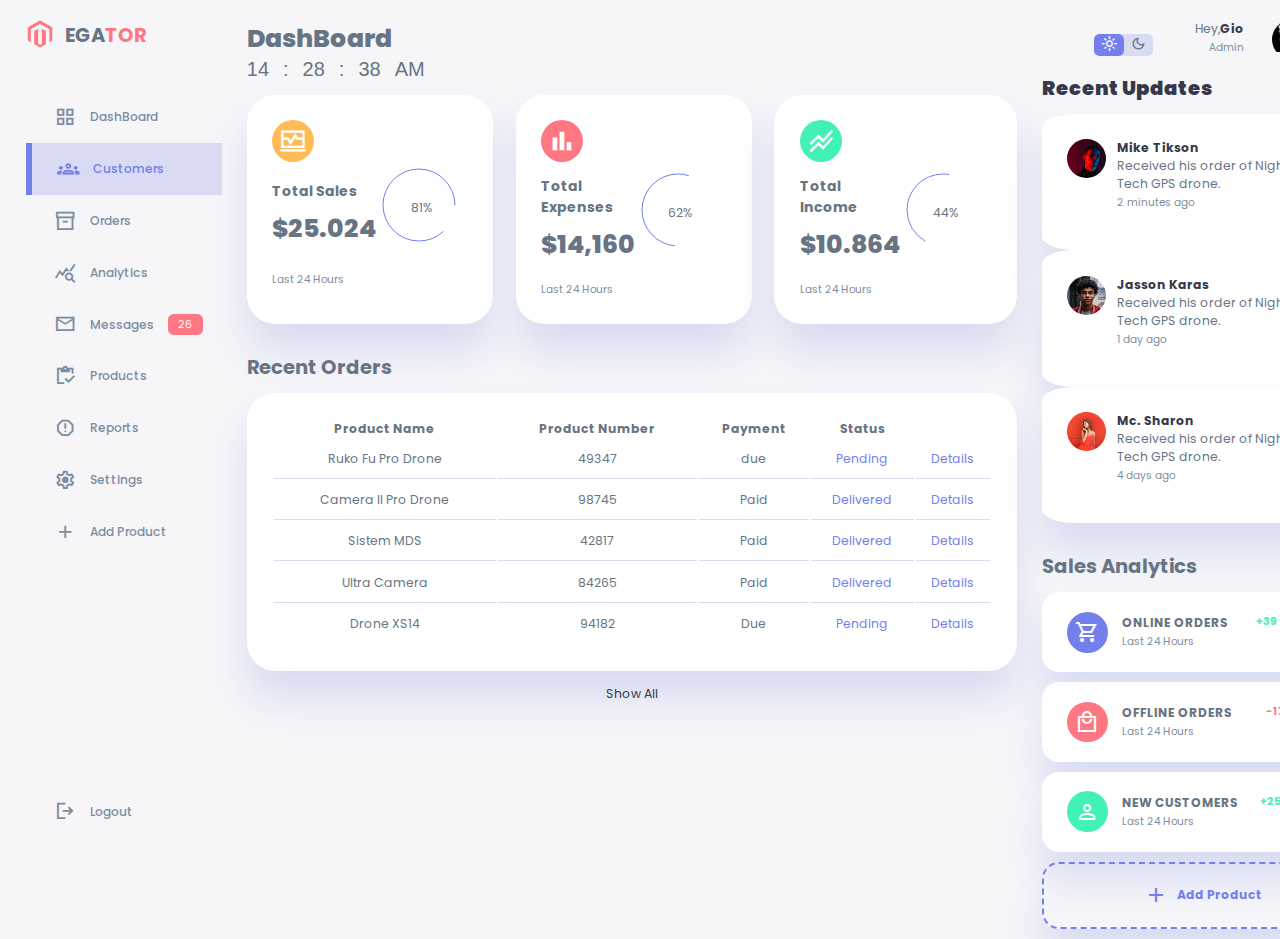
<file: 8 Website Responsive/index.html>
<!DOCTYPE html>
<html lang="en">
<head>
    <meta charset="UTF-8">
    <meta http-equiv="X-UA-Compatible" content="IE=edge">
    <meta name="viewport" content="width=device-width, initial-scale=1.0">
    <title>Responsive DashBoard</title>
    <!---Stylesheet---->
    <link rel="stylesheet" href="/8 Website Responsive/css/sites.css">
    <!---Material CDN--->
      <link rel="stylesheet" href="https://fonts.googleapis.com/css2?family=Material+Symbols+Sharp:opsz,wght,FILL,GRAD@48,400,0,0" />


</head>
<body>
    <div class="container">
        <aside>
            <div class="top">
                <div class="logo">
                    <img src="../8 Website Responsive/IMG/logo.png">
                    <h2>EGA<span class="danger">TOR</span></h2>
                </div>
                <div class="close" id="close-btn">
                    <span class="material-symbols-sharp">close</span>
                </div>
            </div>
            <div class="sidebar">
                <a href="#">
                    <span class="material-symbols-sharp bg-dark">grid_view</span>
                    <h3>DashBoard</h3>
                </a>
                <a href="#" class="active">
                    <span class="material-symbols-sharp">
                        groups</span>
                    <h3>Customers</h3>
                </a>
                <a href="#">
                    <span class="material-symbols-sharp">
                        inventory_2</span>
                    <h3>Orders</h3>
                </a>
                <a href="#">
                    <span class="material-symbols-sharp">
                        query_stats
                        </span>
                    <h3>Analytics</h3>
                </a>
                <a href="#">
                    <span class="material-symbols-sharp">
                        mail</span>
                    <h3>Messages</h3>
                    <span class="message-count">26</span>
                </a>
                <a href="#">
                    <span class="material-symbols-sharp">
                        inventory</span>
                    <h3>Products</h3>
                </a>
                <a href="#">
                    <span class="material-symbols-sharp">
                        report</span>
                    <h3>Reports</h3>
                </a>
                <a href="#">
                    <span class="material-symbols-sharp">
                        settings</span>
                    <h3>Settings</h3>
                </a>
                <a href="#">
                    <span class="material-symbols-sharp">
                        add</span>
                    <h3>Add Product</h3>
                </a>
                <a href="#">
                    <span class="material-symbols-sharp">
                        logout</span>
                    <h3>Logout</h3>
                </a>
            </div>
        </aside>
        <!-----END OF THE ASIDE BAR-->
        <main>
            <h1>DashBoard</h1>
            <!----TIME----->
            <div class="container clock">
                <span id="hours">00</span>
                <span>:</span>
                <span id="minutes">00</span>
                <span>:</span>
                <span id="seconds">00</span>
                <span id="session">AM</span>
            </div>


            <!--<div class="date">
                <input type="date">
            </div>-->
                <!----insights ---->
            <div class="insights">
                <div class="sales">
                        <span class="material-symbols-sharp">browse_activity</span>
                        <div class="middle">
                            <div class="left">
                                <h3> Total Sales</h3>
                                <h1>$25.024</h1>
                            </div>
                            <div class="progress">
                                <svg>
                                    <circle cx="38" cy="38" r="36"></circle>
                                </svg>
                                <div class="number">
                                    <p>81%</p>
                                </div>
                            </div>
                        </div>
                        <small class="text-muted">Last 24 Hours</small>
                </div>
                <!---------END OF SALES-->
                <div class="expenses">
                    <span class="material-symbols-sharp">bar_chart</span>
                    <div class="middle">
                        <div class="left">
                            <h3> Total Expenses</h3>
                            <h1>$14,160</h1>
                        </div>
                        <div class="progress">
                            <svg>
                                <circle cx="38" cy="38" r="36"></circle>
                            </svg>
                            <div class="number">
                                <p>62%</p>
                            </div>
                        </div>
                    </div>
                    <small class="text-muted">Last 24 Hours</small>
            </div>
                <!--------END OF EXPENSES-->
                <div class="income">
                    <span class="material-symbols-sharp">stacked_line_chart</span>
                    <div class="middle">
                        <div class="left">
                            <h3> Total Income</h3>
                            <h1>$10.864</h1>
                        </div>
                        <div class="progress">
                            <svg>
                                <circle cx="38" cy="38" r="36"></circle>
                            </svg>
                            <div class="number">
                                <p>44%</p>
                            </div>
                        </div>
                    </div>
                    <small class="text-muted">Last 24 Hours</small>
            </div>
            <!------END OF INCOME----->
            </div>
             <!------END OF INSIGHTS----->
             <div class="recent-orders">
                <h2>Recent Orders</h2>
                <table>
                    <thead>
                        <tr>
                            <th> Product Name</th>
                            <th> Product Number</th>
                            <th> Payment</th>
                            <th> Status </th>
                            <th> </th>
                        </tr>
                    </thead>
                    <tbody id="orders">

                    </tbody>
                </table>
                <a href="#" >Show All</a>
             </div>
        </main>
        <!------ END OF MAIN --------->
        <!------ RIGHT SECTION --------->
        <div class="right">
            <div class="top">
                <button id="menu-btn">
                    <span class="material-symbols-sharp">menu</span>
                </button>
                <div class="theme-toggler">
                    <span class="material-symbols-sharp active">light_mode</span>
                    <span class="material-symbols-sharp">dark_mode</span>
                </div>
                <!---- ADMIN PROFILE----->
                <div class="profile">
                    <div class="info">
                        <p>Hey,<b>Gio</b></p>
                        <small class="text-muted">Admin</small>
                    </div>
                    <div class="profile-photo">
                        <img src="../8 Website Responsive/IMG/Logo copia.jpg" alt="Profile Pic admin">
                    </div>
                </div>
            </div>
            <!--- END OF TOP-->
            <div class="recent-updates">
                <h2><b>Recent Updates</b></h2>
                <!-----Profile 1---->
                <div class="updates">
                    <div class="update">
                        <div class="profile-photo">
                            <img src="../8 Website Responsive/IMG/profile-2.jpg">
                        </div>
                        <div class="message">
                            <p><b>Mike Tikson</b> <br>Received his order of Night Lion Tech GPS drone.</p>
                            <small class="text-muted">2 minutes ago</small>
                        </div>
                    </div>
                </div>
            <!-----Profile 2 ---->
                <div class="updates">
                    <div class="update">
                        <div class="profile-photo">
                            <img src="../8 Website Responsive/IMG/profile-1.jpg">
                        </div>
                        <div class="message">
                            <p><b>Jasson Karas</b> <br> Received his order of Night Lion Tech GPS drone.</p>
                            <small class="text-muted"> 1 day ago</small>
                        </div>
                    </div>
                </div>
        <!-----Profile 3---->  
                <div class="updates">
                    <div class="update">
                        <div class="profile-photo">
                            <img src="../8 Website Responsive/IMG/profile-4.jpg">
                        </div>
                        <div class="message">
                            <p><b>Mc. Sharon</b> <br>Received his order of Night Lion Tech GPS drone.</p>
                            <small class="text-muted">4 days ago</small>
                        </div>
                    </div>
                </div>
            </div>
            <!----  END OF RECENT UPDATES ----->
            <div class="sales-analytics">
                <h2>Sales Analytics</h2>
                <div class="item online">
                    <div class="icon">
                        <span class="material-symbols-sharp">shopping_cart
                        </span>
                    </div>
                    <div class="right">
                        <div class="info">
                            <h3>ONLINE ORDERS</h3>
                            <small class="text-muted">Last 24 Hours</small>
                        </div>
                        <h5 class="success">+39</h5>
                        <h3>3849</h3>
                    </div>
                </div>

                <div class="item offline">
                    <div class="icon">
                        <span class="material-symbols-sharp">local_mall
                        </span>
                    </div>
                    <div class="right">
                        <div class="info">
                            <h3>OFFLINE ORDERS</h3>
                            <small class="text-muted">Last 24 Hours</small>
                        </div>
                        <h5 class="danger">-17</h5>
                        <h3>110</h3>
                    </div>
                </div>
            

                <div class="item customers">
                    <div class="icon">
                        <span class="material-symbols-sharp">Person
                        </span>
                    </div>
                    <div class="right">
                        <div class="info">
                            <h3>NEW CUSTOMERS</h3>
                            <small class="text-muted">Last 24 Hours</small>
                        </div>
                        <h5 class="success">+25%</h5>
                        <h3>849</h3>
                    </div>
                </div>
                <div class="item add-product">
                    <div>
                        <span class="material-symbols-sharp">add</span>
                        <h3>Add Product</h3>
                    </div>
                </div>
            
            </div>
        </div>
    </div>
    <script src="../8 Website Responsive/js/orders.js" ></script>
    <script src="../8 Website Responsive/js/sites.js"></Script>
    <script src="../8 Website Responsive/js/clock.js" defer></Script>
</body> 
</html>
</file>
<file: 8 Website Responsive/css/sites.css>
@import url('https://fonts.googleapis.com/css2?family=Anton&family=Poppins:wght@300;400;500;600;700;800&display=swap');

:root{
    --color-primary: #7380ec;
    --color-danger: #ff7782;
    --color-success: #41f1b6;
    --color-warning: #ffbb55;
    --color-white: #fff;
    --color-info-dark: #7d8da1;
    --color-info-light: #dce1eb;
    --color-dark: #363949;
    --color-light: #d8dbf1;
    --color-primary-variant: #7380ec;
    --color-dark-variant: #677483;
    --color-background: #f6f6f9;

 --card-border-radius: 2rem;
 --border-radius-1: 0.4rem;
 --border-radius-2: 0.8rem;
 --border-radius-3: 1.2rem;

 --card-padding: 1.8rem;
 --padding-1:1.2rem;

 --box-shadow: 0 2rem 3rem var(--color-light);
}

/*=======DARK THEME=======*/
.dark-theme-variables{
    --color-background:#181a1e;
    --color-white:#202528;
    --color-dark:#edeffd;
    --color-dark-variant:#a3bdcc;
    --color-light:rgba(0,0,0.4);
    --box-shadow: 0 2rem 3rem var(--color-light);
}

*{
    margin: 0;
    padding: 0;
    outline: 0;
    appearance: none;
    border: 0;
    text-decoration: none;
    list-style: none;
    box-sizing: border-box;
}

html{
    font-size: 14px;
}

body{
    width: 100vw;
    height: 100vh;
    font-family: poppins, sans-serif;
    font-size: 0.88rem;
    background: var(--color-background);
    user-select: none;
    overflow-x: hidden;
    color: var(--color-dark-variant);
}


.container{
    display: grid;
    width: 96%;
    margin: 0 auto;
    gap: 1.8rem;
    grid-template-columns: 14rem auto 23rem;
}

.container .clock{
    display: flex;
    width: 100%;
    margin: auto;
    padding: 0;
    gap: 1rem;
    font-family:'Lucida Sans', 'Lucida Sans Regular', 'Lucida Grande', 'Lucida Sans Unicode', Geneva, Verdana, sans-serif;
    font-size: 20px;
    

}
a{
    color:var(--color-dark);
}
img{
    display: block;
   width: 100%;
}

h1{
    font-weight: 800;
    font-size: 1.8rem;
}
h2{
    font-size: 1.4rem;
}

h3{
    font-size: 0.87rem;
}
h4{
    font-size: 0.8rem;
}
h5{
    font-size: 0.77rem;
}

small{
    font-size: 0.75rem;
}

.profile-photo{
    width: 2.8rem;
    height:  2.8rem;
    border-radius: 50%;
    overflow: hidden;
}

.text-muted{
    color: var(--color-info-dark);
}

p{
    color: var(--color-dark-variant);
}

b{
    color: var(--color-dark);
}

.primary{
    color:var(--color-primary);
}
.danger{
    color:var(--color-danger);
}
.success{
    color:var(--color-success);
}
.waring{
    color:var(--color-warning);
}

aside{
height: 100vh;
}
aside .top {
    display: flex;
    align-items: center;
    justify-content: space-between;
    margin-top: 1.4rem;
}
aside .logo img{
width: 2rem;
height: 2rem;
}
aside .logo{
    display: flex;
    gap: 0.8rem;
}

aside .close{
    display: none;
}
/*======SIDEBAR====*/
 aside .sidebar {
    display: flex;
    flex-direction: column;
    height: 86vh;
    position: relative;
    top: 3rem;
 }

 aside h3{
    font-weight: 500;
 }

 aside .sidebar a{
    display: flex;
    color: var(--color-info-dark);
    margin-left: 2rem;
    gap: 1rem;
    align-items: center;
    position: relative;
    height: 3.7rem;
    transition: all 300ms ease;
 }

 aside .sidebar a span{
    font-size: 1.6rem;
    transition: all 300ms ease;
 }

 aside .sidebar a:last-child{
    position: absolute;
    bottom: 2rem;
    width: 100%;
 }
 
 aside .sidebar a.active {
    background-color:var(--color-light);
    color: var(--color-primary);
    margin-left: 0;
}
aside .sidebar a.active::before{
    content: '';
    width: 6px;
    height: 100%;
    background: var(--color-primary);
}

aside .sidebar a.active span {
    color:var(--color-primary);
    margin-left: calc(1rem - 3px);
}

aside .sidebar a:hover{
    color: var(--color-primary);
}

aside .sidebar a:hover span{
    margin-left: 1rem;
}

aside .sidebar .message-count{
    background:var(--color-danger);
    color: var(--color-white);
    padding: 2px 10px;
    font-size: 11px;
    border-radius: var(--border-radius-1);
}

/*============  MAIN  ===============*/
main{
    margin-top: 1.4rem;
}

main .date{
    display: inline-block;
    background: var(--color-light);
    border-radius: var(--border-radius-1);
    margin-top: 1rem;
    padding: 0.5rem 1.6rem;
}

main .date input[type="date"]{
    background: transparent;
    color: var(--color-dark);
}

main .insights{
    display: grid;
    grid-template-columns: repeat(3, 1fr);
    gap: 1.6rem;
}
 main .insights > div{
    background: var(--color-white);
    padding: var(--card-padding);
    border-radius: var(--card-border-radius);
    margin-top: 1rem;
    box-shadow: var(--box-shadow);
    transition: all 300ms ease;
 }
 main .insights > div:hover{
    box-shadow: none;
 }

 main .insights > div span{
    background:var(--color-danger);
    padding: 0.5rem;
    border-radius: 50%;
    color: var(--color-white);
    font-size: 2rem;
 }
 main .insights > div.sales span{
    background:var(--color-warning);
 }
 main .insights > div.expenses span{
    background:var(--color-danger);
 }
 main .insights > div.income span{
    background:var(--color-success);
 }
 
 main .insights > div .middle {
    display: flex;
    align-items: center;
    justify-content: space-between;
 }

 main .insights h3{
    margin: 1rem 0 0.6rem;
    font-size: 1rem;
 }

 main .insights .progress{
    position: relative;
    width: 92px;
    height: 92px;
    border-radius: 50%;
 }

 main .insights svg{
    width: 7rem;
    height: 7rem;
 }
 main .insights svg circle{
    fill: none;
    stroke: var(--color-primary);
    stroke-linecap: round;
    transform:  translate(5px, 5px);
   
 }

 main .insights .sales svg circle{
    stroke-dashoffset: -30;
    stroke-dasharray: 200;
    
 }
 main .insights .expenses svg circle{
    stroke-dashoffset: -60;
    stroke-dasharray: 120;
 }
 main .insights .income svg circle{
    stroke-dashoffset: -75;
    stroke-dasharray: 100;
 }

 main .insights .progress .number{
    position: absolute;
    top: 0;
    left: 0;
    height: 100%;
    width: 100%;
    display: flex;
    justify-content: center;
    align-items: center;
 }
main .insights small{
    margin-top:  1.3rem;
    display: block;
}

/*=============      RECENT ORDERS ==================*/

main .recent-orders{
    margin-top: 2rem;
}

main .recent-orders h2 {
    margin-bottom: 0.8rem;
}

main .recent-orders table {
background: var(--color-white);
width: 100%;
border-radius: var(--card-border-radius);
padding: var(--card-padding);
text-align: center;
box-shadow: var(--box-shadow);
transition: all 300ms ease;
}

main .recent-orders table:hover{
    box-shadow: none;
}

main table tbody td{
    height: 2.8rem;
    border-bottom: 1px solid var(--color-light);
    color: var(--color-dark-variant);
}

main table tbody tr:last-child td {
    border: none;
}
main .recent-orders a {
    text-align: center;
    display:block;
    margin: 1rem auto;
    color: var(--color-dark)
}

/*================*/ 
.right{
    margin-top:  1.4rem;

}
.right .top {
    display: flex;
    justify-content: center;
    gap: 3rem;
}

.right .top button{
    display:none;
}
.right .theme-toggler{
 background: var(--color-light);
 display: flex;
 margin-top: 1rem;
 justify-content: space-between;
 align-items: center;
 height: 1.6rem;
 width: 4.2rem;
 cursor: pointer;
 border-radius: var(--border-radius-1);
}

.right .theme-toggler span{
    font-size: 1.2rem;
    width: 50%;
    height: 100%;
    display: flex;
    align-items: center;
    justify-content: center;
}

.right .theme-toggler span.active{
    background: var(--color-primary);
    color: white;
    border-radius: var(--border-radius-1);
}

.right .top .profile{
    display: flex;
    gap: 2rem;
    text-align: right;
}

/*=======  RECENT UPDATES==========*/

.right .recent-updates{
    margin-top: 1rem;
}

.right .recent-updates h2{
    margin-bottom: 0.8rem;
}

.right .recent-updates .updates{
    background: var(--color-white);
    padding: var(--card-padding);
    border-radius: 10%;
    box-shadow: var(--box-shadow);
    transition: all 300ms ease;
}

.right .recent-updates .updates:hover{
    box-shadow: none;
}
.right .recent-updates .updates .update{
    display: grid;
    grid-template-columns: 2.6rem auto;
    gap: 1rem;
    margin-bottom: 1rem;
}
/*========   SALES ANALYTICS =======*/
.right .sales-analytics{
    margin-top: 2rem;
}

.right .sales-analytics h2{
    margin-bottom: 0.8rem;
}

.right .sales-analytics .item{
    background:  var(--color-white);
    display: flex;
    align-items: center;
    gap: 1rem;
    margin-bottom: 0.7rem;
    padding: 1.4rem var(--card-padding);
    border-radius: var(--border-radius-3);
    box-shadow: var(--box-shadow);
    transition: all 300ms ease;
}

.right .sales-analytics .item:hover{
    box-shadow: none;
}
.right .sales-analytics .item .right{
    display: flex;
    justify-content: space-between;
    align-items: start;
    margin: 0;
    width: 100%;
}

.right .sales-analytics .item .icon{
    padding:0.6rem;
    color:var(--color-white);
    border-radius: 50%;
    background: var(--color-primary);
    display: flex;
}

.right .sales-analytics .item.offline .icon{
    background: var(--color-danger);
}
.right .sales-analytics .item.offline .icon{
    background: var(--color-danger);
}
.right .sales-analytics .item.customers .icon{
    background: var(--color-success);
}

.right .sales-analytics .add-product{
    background-color: transparent;
    border: 2px dashed var(--color-primary);
    color: var(--color-primary);
    display: flex;
    align-items: center;
    justify-content: center;
}
.right .sales-analytics .add-product:hover{
    background: var(--color-primary);
    color: white;
}


.right .sales-analytics .add-product div{
    display: flex;
    align-items: center;
    gap: 0.6rem;
}
.right .sales-analytics .add-product h3{
    font-weight: 600px;
}

/*====== MEDIA QUERIES======*/
@media screen and (max-width: 1200px) {
   .container {
    width : 94%;
   grid-template-columns: 7rem auto 23rem;
   }

   aside .logo h2{
    display: none;
   }

   aside .sidebar h3{
    display: none;
   }

   aside .sidebar a{
    width: 5.6rem;
   }
   aside .sidebar a:last-child{
    position: relative;
    margin-top: 1.8rem;
   }
   main .insights{
    grid-template-columns: 1fr;
    gap:0;
   }
main .recent-orders {
    width: 94%;
    position: absolute;
    left: 50%;
    transform: translateX(-50%);
    margin: 2rem 0 0 8.8rem;
}
main .recent-orders table{
    width: 83vw;
}
main table thead tr th:last-child,
main table thead tr th:first-child {
    display: none;
}
main table tbody tr td:last-child,
main table tbody tr td:first-child{
    display: none;
}
}

/*=====   media queries for small devises=======*/
@media screen and (max-width: 768px){
    .container {
        width: 100%;
        grid-template-columns: 1fr;
    }

    aside{
        position: fixed;
        left: -100%;
        background: var(--color-white);
        width: 18rem;
        z-index: 3;
        box-shadow: 1rem 3rem 4rem var(--color-light);
        height: 100vh;
        padding-right: var(--card-padding);
        display: none;
        animation: showMenu 400ms ease forwards;
    }

    @keyframes showMenu{
        top{
            left: 0;
        }
    }

    aside .logo{
        margin-left: 1rem;
    }
    aside .logo h2{
        display: inline;
    }
    aside .sidebar h3{
        display: inline;
    }
aside .sidebar a{
    width: 100%;
    height: 3.4rem;
}

aside .sidebar a:last-child{
    position: absolute;
    bottom: 5rem;
}
aside .close{
    display: inline-block;
    cursor: pointer;
}

main {
    margin-top: 8rem;
    padding: 0 1rem;
}
main .recent-orders{
    position: relative;
    margin: 3rem 0 0 0;
    width: 100%;
}


main .recent-orders table{
    width:100%;
    margin: 0;
}
.right{
    width: 94%;
    margin: 0 auto 4 rem;
}

.right .top{
    position: fixed;
    top:0;
    left: 0;
    align-items: center;
    padding: 0 0.8rem;
    height: 4.6rem;
    background: var(--color-white);
    width: 100%;
    margin: 0;
    z-index: 2;
    box-shadow: 0 1rem 1rem var(--color-light);
}
.right .top .theme-toggler{
    width: 4.4rem;
    position: absolute;
    left: 66%;
}

.right .profile .info{
    display: none;
}
.right .top button{
    display: inline-block;
    background: transparent;
    cursor: pointer;
    color:var(--color-dark);
    position: absolute;
    left: 1rem;
}

.right .top button span{
    font-size: 2rem;
}
}
</file>
